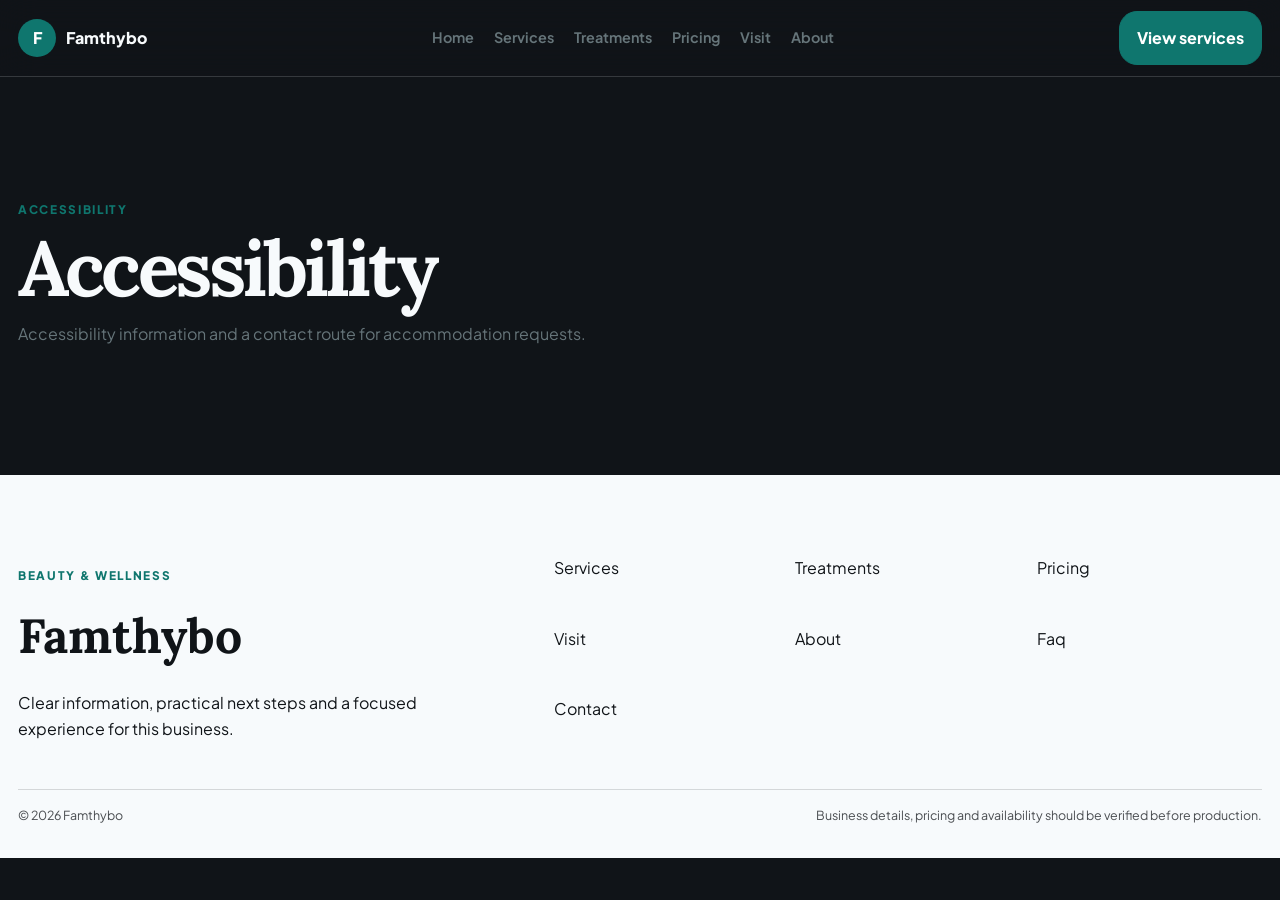
<file: accessibility.html>
<!doctype html><html lang="en"><head><meta charset="utf-8"><meta name="viewport" content="width=device-width,initial-scale=1"><title>Accessibility | Famthybo</title><meta name="description" content="Accessibility information and a contact route for accommodation requests."><meta name="theme-color" content="#101418"><meta property="og:title" content="Accessibility | Famthybo"><meta property="og:description" content="Accessibility information and a contact route for accommodation requests."><meta property="og:image" content="assets/hero.svg"><meta name="twitter:card" content="summary_large_image"><link rel="preconnect" href="https://fonts.googleapis.com"><link rel="preconnect" href="https://fonts.gstatic.com" crossorigin><link href="https://fonts.googleapis.com/css2?family=Plus+Jakarta+Sans:wght@400;500;600;700;800&family=Lora:wght@500;600;700;800&display=swap" rel="stylesheet"><link rel="stylesheet" href="styles.css"><link rel="icon" href="favicon.svg" type="image/svg+xml"><script type="application/ld+json">{"@context": "https://schema.org", "@type": "Organization", "name": "Famthybo", "description": "Accessibility information and a contact route for accommodation requests.", "url": "https://example.invalid", "knowsAbout": ["Beauty & wellness"]}</script></head><body class="arch-editorial hero-product_stage nav-overlay cards-editorial density-airy" data-arch="editorial"><header class="site-header"><div class="shell nav-shell"><a class="brand" href="index.html"><span class="brand-mark">F</span><span>Famthybo</span></a><button class="menu-toggle" type="button" data-nav-toggle aria-expanded="false">Menu</button><nav data-nav><a href="index.html">Home</a><a href="services.html">Services</a><a href="treatments.html">Treatments</a><a href="pricing.html">Pricing</a><a href="visit.html">Visit</a><a href="about.html">About</a></nav><a class="nav-cta" href="contact.html">View services</a></div></header><main><section class="page-hero shell"><p class="eyebrow">ACCESSIBILITY</p><h1>Accessibility</h1><p>Accessibility information and a contact route for accommodation requests.</p></section></main><footer class="site-footer"><div class="shell footer-main"><div><p class="eyebrow">Beauty &amp; wellness</p><h2>Famthybo</h2><p>Clear information, practical next steps and a focused experience for this business.</p></div><div class="footer-links"><a href="services.html">Services</a><a href="treatments.html">Treatments</a><a href="pricing.html">Pricing</a><a href="visit.html">Visit</a><a href="about.html">About</a><a href="faq.html">Faq</a><a href="contact.html">Contact</a></div></div><div class="shell footer-bottom"><span>© 2026 Famthybo</span><span>Business details, pricing and availability should be verified before production.</span></div></footer><div class="toast" data-toast></div><script src="site.js"></script></body></html>
</file>
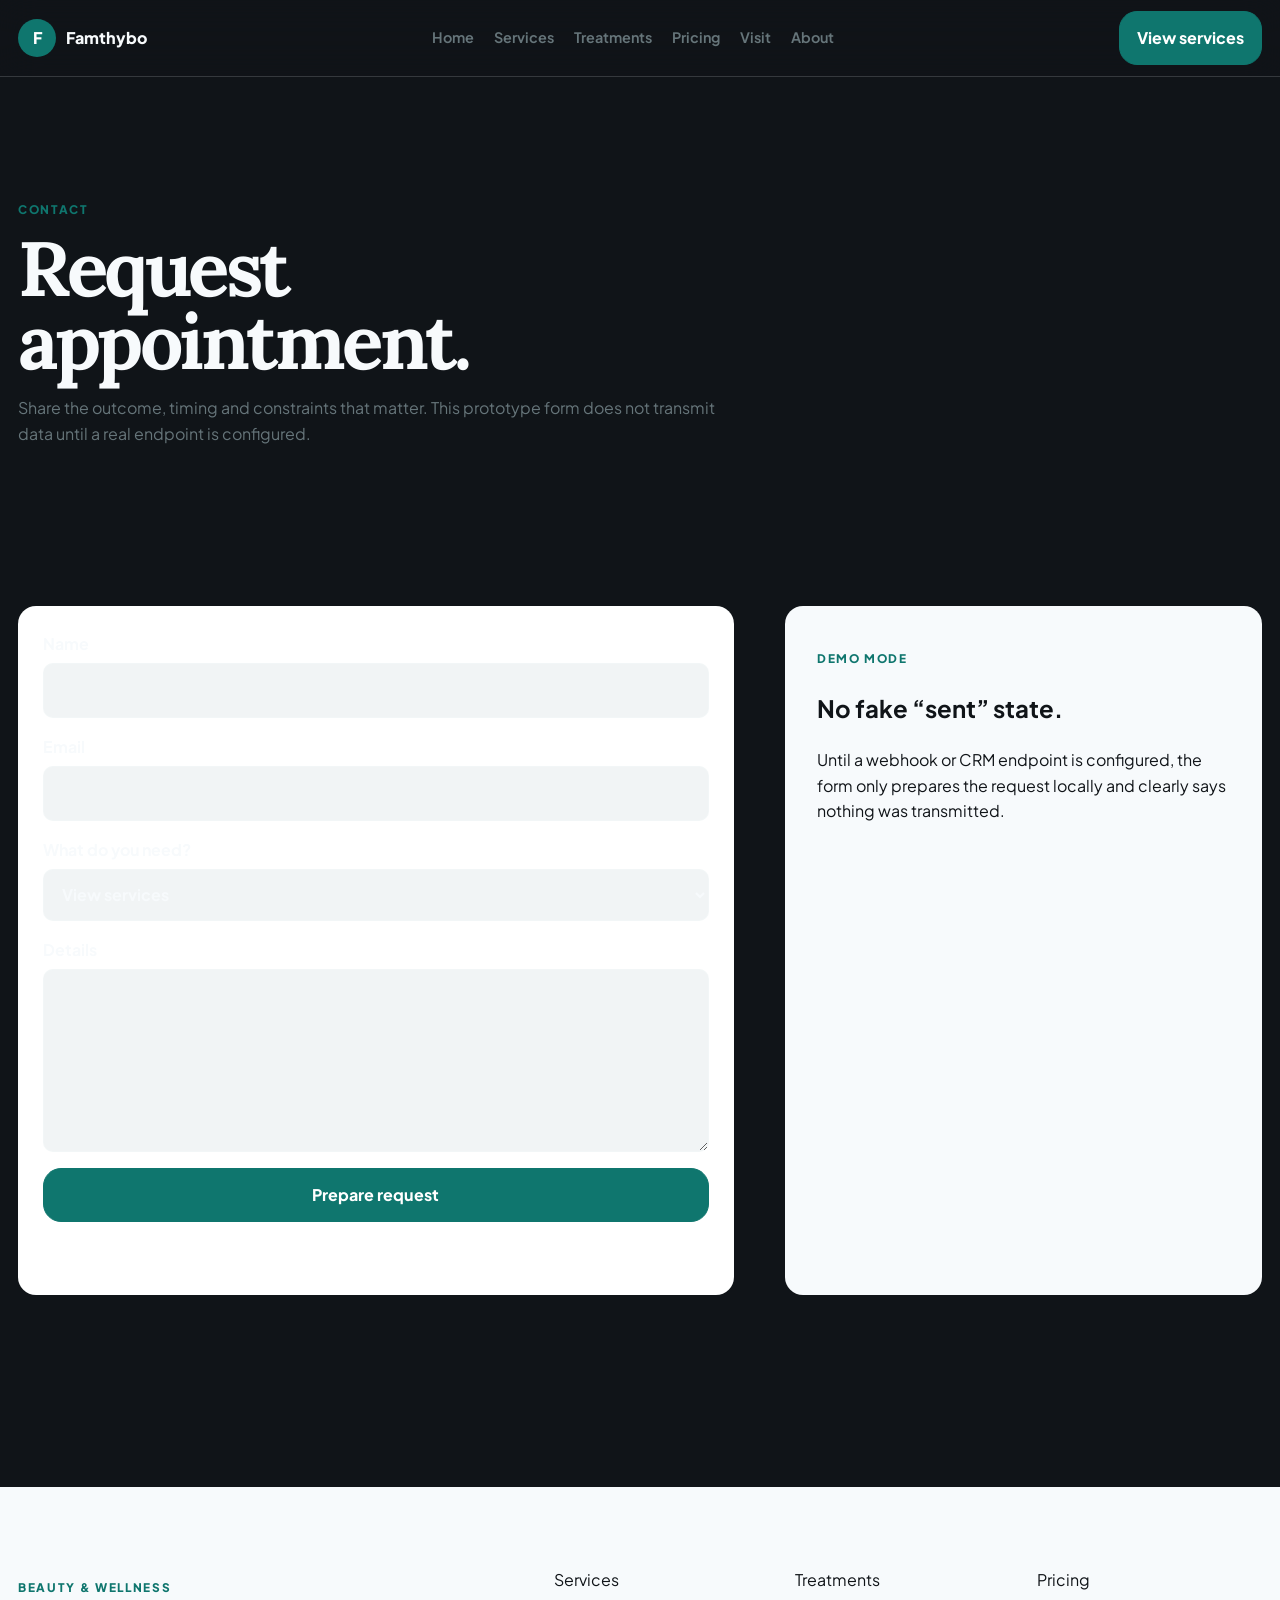
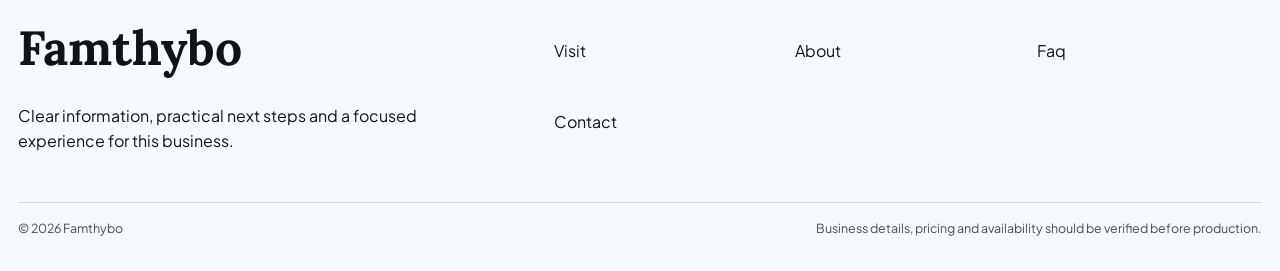
<file: contact.html>
<!doctype html><html lang="en"><head><meta charset="utf-8"><meta name="viewport" content="width=device-width,initial-scale=1"><title>Contact | Famthybo</title><meta name="description" content="Famthybo — Contact. Heat, cold, contrast therapy recovery.."><meta name="theme-color" content="#101418"><meta property="og:title" content="Contact | Famthybo"><meta property="og:description" content="Famthybo — Contact. Heat, cold, contrast therapy recovery.."><meta property="og:image" content="assets/hero.svg"><meta name="twitter:card" content="summary_large_image"><link rel="preconnect" href="https://fonts.googleapis.com"><link rel="preconnect" href="https://fonts.gstatic.com" crossorigin><link href="https://fonts.googleapis.com/css2?family=Plus+Jakarta+Sans:wght@400;500;600;700;800&family=Lora:wght@500;600;700;800&display=swap" rel="stylesheet"><link rel="stylesheet" href="styles.css"><link rel="icon" href="favicon.svg" type="image/svg+xml"><script type="application/ld+json">{"@context": "https://schema.org", "@type": "Organization", "name": "Famthybo", "description": "Famthybo \u2014 Contact. Heat, cold, contrast therapy recovery..", "url": "https://example.invalid", "knowsAbout": ["Beauty & wellness"]}</script></head><body class="arch-editorial hero-product_stage nav-overlay cards-editorial density-airy" data-arch="editorial"><header class="site-header"><div class="shell nav-shell"><a class="brand" href="index.html"><span class="brand-mark">F</span><span>Famthybo</span></a><button class="menu-toggle" type="button" data-nav-toggle aria-expanded="false">Menu</button><nav data-nav><a href="index.html">Home</a><a href="services.html">Services</a><a href="treatments.html">Treatments</a><a href="pricing.html">Pricing</a><a href="visit.html">Visit</a><a href="about.html">About</a></nav><a class="nav-cta" href="contact.html">View services</a></div></header><main><section class="page-hero shell"><p class="eyebrow">CONTACT</p><h1>Request appointment.</h1><p>Share the outcome, timing and constraints that matter. This prototype form does not transmit data until a real endpoint is configured.</p></section><section class="section"><div class="shell contact-grid"><form class="contact-form" data-demo-form><label>Name<input name="name" required></label><label>Email<input type="email" name="email" required></label><label>What do you need?<select name="need"><option>View services</option><option>Request appointment</option><option>General question</option></select></label><label>Details<textarea rows="6" name="message" required></textarea></label><button class="btn primary" type="submit">Prepare request</button><p class="form-status" aria-live="polite"></p></form><aside class="contact-aside"><p class="eyebrow">DEMO MODE</p><h2>No fake “sent” state.</h2><p>Until a webhook or CRM endpoint is configured, the form only prepares the request locally and clearly says nothing was transmitted.</p></aside></div></section></main><footer class="site-footer"><div class="shell footer-main"><div><p class="eyebrow">Beauty &amp; wellness</p><h2>Famthybo</h2><p>Clear information, practical next steps and a focused experience for this business.</p></div><div class="footer-links"><a href="services.html">Services</a><a href="treatments.html">Treatments</a><a href="pricing.html">Pricing</a><a href="visit.html">Visit</a><a href="about.html">About</a><a href="faq.html">Faq</a><a href="contact.html">Contact</a></div></div><div class="shell footer-bottom"><span>© 2026 Famthybo</span><span>Business details, pricing and availability should be verified before production.</span></div></footer><div class="toast" data-toast></div><script src="site.js"></script></body></html>
</file>
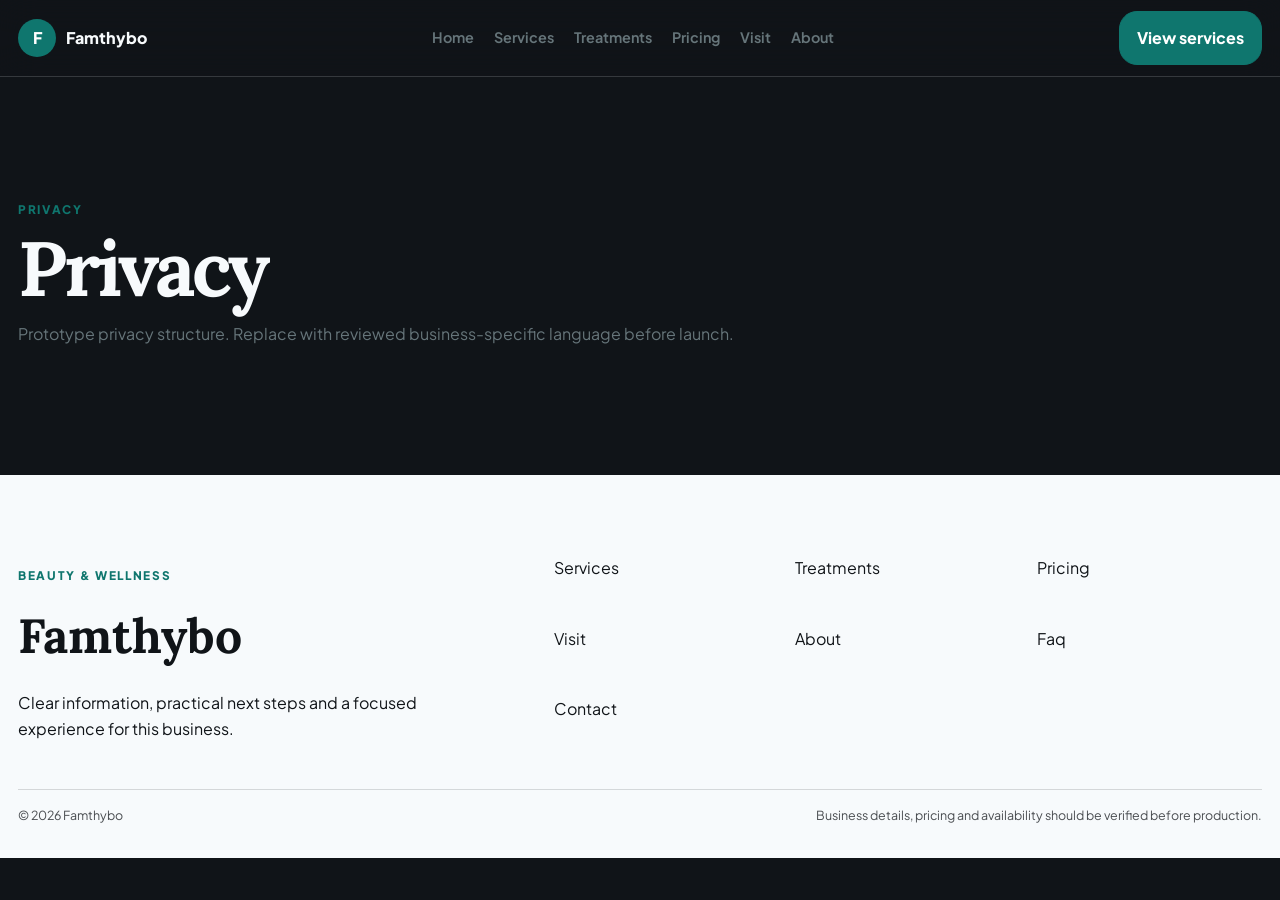
<file: privacy.html>
<!doctype html><html lang="en"><head><meta charset="utf-8"><meta name="viewport" content="width=device-width,initial-scale=1"><title>Privacy | Famthybo</title><meta name="description" content="Prototype privacy structure. Replace with reviewed business-specific language before launch."><meta name="theme-color" content="#101418"><meta property="og:title" content="Privacy | Famthybo"><meta property="og:description" content="Prototype privacy structure. Replace with reviewed business-specific language before launch."><meta property="og:image" content="assets/hero.svg"><meta name="twitter:card" content="summary_large_image"><link rel="preconnect" href="https://fonts.googleapis.com"><link rel="preconnect" href="https://fonts.gstatic.com" crossorigin><link href="https://fonts.googleapis.com/css2?family=Plus+Jakarta+Sans:wght@400;500;600;700;800&family=Lora:wght@500;600;700;800&display=swap" rel="stylesheet"><link rel="stylesheet" href="styles.css"><link rel="icon" href="favicon.svg" type="image/svg+xml"><script type="application/ld+json">{"@context": "https://schema.org", "@type": "Organization", "name": "Famthybo", "description": "Prototype privacy structure. Replace with reviewed business-specific language before launch.", "url": "https://example.invalid", "knowsAbout": ["Beauty & wellness"]}</script></head><body class="arch-editorial hero-product_stage nav-overlay cards-editorial density-airy" data-arch="editorial"><header class="site-header"><div class="shell nav-shell"><a class="brand" href="index.html"><span class="brand-mark">F</span><span>Famthybo</span></a><button class="menu-toggle" type="button" data-nav-toggle aria-expanded="false">Menu</button><nav data-nav><a href="index.html">Home</a><a href="services.html">Services</a><a href="treatments.html">Treatments</a><a href="pricing.html">Pricing</a><a href="visit.html">Visit</a><a href="about.html">About</a></nav><a class="nav-cta" href="contact.html">View services</a></div></header><main><section class="page-hero shell"><p class="eyebrow">PRIVACY</p><h1>Privacy</h1><p>Prototype privacy structure. Replace with reviewed business-specific language before launch.</p></section></main><footer class="site-footer"><div class="shell footer-main"><div><p class="eyebrow">Beauty &amp; wellness</p><h2>Famthybo</h2><p>Clear information, practical next steps and a focused experience for this business.</p></div><div class="footer-links"><a href="services.html">Services</a><a href="treatments.html">Treatments</a><a href="pricing.html">Pricing</a><a href="visit.html">Visit</a><a href="about.html">About</a><a href="faq.html">Faq</a><a href="contact.html">Contact</a></div></div><div class="shell footer-bottom"><span>© 2026 Famthybo</span><span>Business details, pricing and availability should be verified before production.</span></div></footer><div class="toast" data-toast></div><script src="site.js"></script></body></html>
</file>
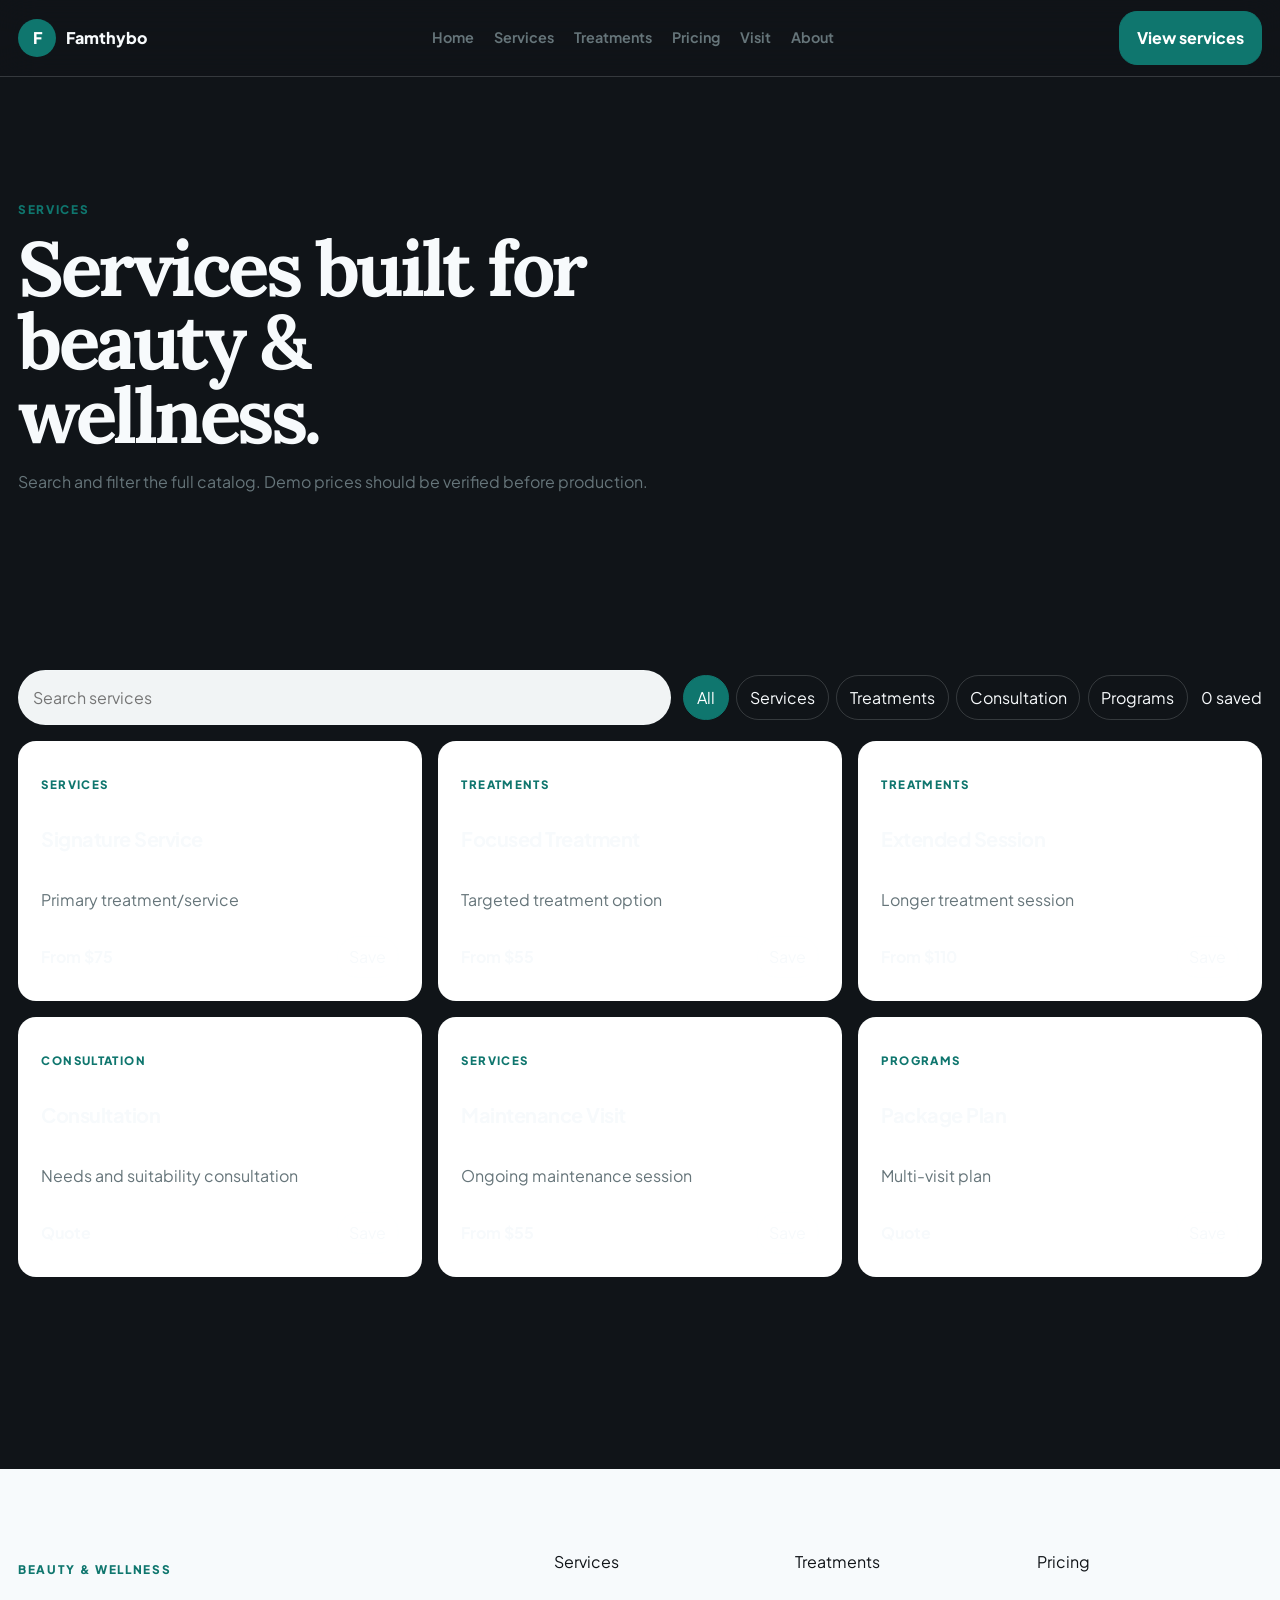
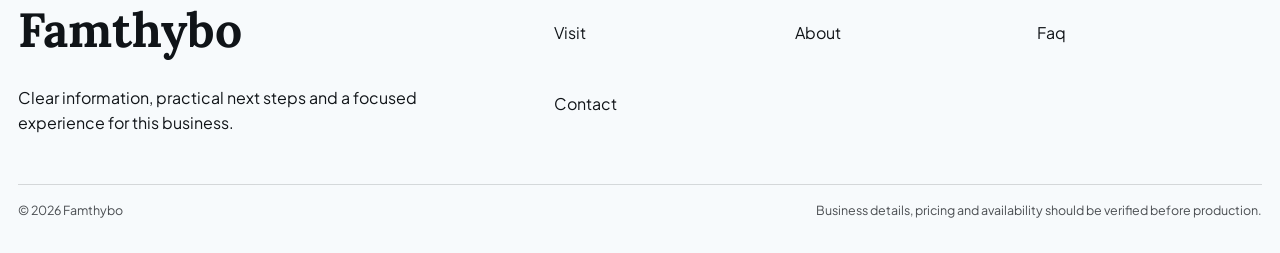
<file: services.html>
<!doctype html><html lang="en"><head><meta charset="utf-8"><meta name="viewport" content="width=device-width,initial-scale=1"><title>Services | Famthybo</title><meta name="description" content="Famthybo — Services. Heat, cold, contrast therapy recovery.."><meta name="theme-color" content="#101418"><meta property="og:title" content="Services | Famthybo"><meta property="og:description" content="Famthybo — Services. Heat, cold, contrast therapy recovery.."><meta property="og:image" content="assets/hero.svg"><meta name="twitter:card" content="summary_large_image"><link rel="preconnect" href="https://fonts.googleapis.com"><link rel="preconnect" href="https://fonts.gstatic.com" crossorigin><link href="https://fonts.googleapis.com/css2?family=Plus+Jakarta+Sans:wght@400;500;600;700;800&family=Lora:wght@500;600;700;800&display=swap" rel="stylesheet"><link rel="stylesheet" href="styles.css"><link rel="icon" href="favicon.svg" type="image/svg+xml"><script type="application/ld+json">{"@context": "https://schema.org", "@type": "Organization", "name": "Famthybo", "description": "Famthybo \u2014 Services. Heat, cold, contrast therapy recovery..", "url": "https://example.invalid", "knowsAbout": ["Beauty & wellness"]}</script></head><body class="arch-editorial hero-product_stage nav-overlay cards-editorial density-airy" data-arch="editorial"><header class="site-header"><div class="shell nav-shell"><a class="brand" href="index.html"><span class="brand-mark">F</span><span>Famthybo</span></a><button class="menu-toggle" type="button" data-nav-toggle aria-expanded="false">Menu</button><nav data-nav><a href="index.html">Home</a><a href="services.html">Services</a><a href="treatments.html">Treatments</a><a href="pricing.html">Pricing</a><a href="visit.html">Visit</a><a href="about.html">About</a></nav><a class="nav-cta" href="contact.html">View services</a></div></header><main><section class="page-hero shell"><p class="eyebrow">SERVICES</p><h1>Services built for beauty &amp; wellness.</h1><p>Search and filter the full catalog. Demo prices should be verified before production.</p></section><section class="section catalog-page"><div class="shell"><div class="catalog-tools"><input type="search" placeholder="Search services" data-catalog-search><div class="filter-row"><button data-filter="all" class="active">All</button><button data-filter="Services">Services</button><button data-filter="Treatments">Treatments</button><button data-filter="Consultation">Consultation</button><button data-filter="Programs">Programs</button></div><span data-saved-count>0 saved</span></div><div class="catalog-grid full" data-catalog-grid><article class="catalog-card" data-category="Services"><p class="catalog-category">Services</p><h2>Signature Service</h2><p>Primary treatment/service</p><div class="catalog-meta"><strong>From $75</strong><button type="button" data-save-item="Signature Service">Save</button></div></article><article class="catalog-card" data-category="Treatments"><p class="catalog-category">Treatments</p><h2>Focused Treatment</h2><p>Targeted treatment option</p><div class="catalog-meta"><strong>From $55</strong><button type="button" data-save-item="Focused Treatment">Save</button></div></article><article class="catalog-card" data-category="Treatments"><p class="catalog-category">Treatments</p><h2>Extended Session</h2><p>Longer treatment session</p><div class="catalog-meta"><strong>From $110</strong><button type="button" data-save-item="Extended Session">Save</button></div></article><article class="catalog-card" data-category="Consultation"><p class="catalog-category">Consultation</p><h2>Consultation</h2><p>Needs and suitability consultation</p><div class="catalog-meta"><strong>Quote</strong><button type="button" data-save-item="Consultation">Save</button></div></article><article class="catalog-card" data-category="Services"><p class="catalog-category">Services</p><h2>Maintenance Visit</h2><p>Ongoing maintenance session</p><div class="catalog-meta"><strong>From $55</strong><button type="button" data-save-item="Maintenance Visit">Save</button></div></article><article class="catalog-card" data-category="Programs"><p class="catalog-category">Programs</p><h2>Package Plan</h2><p>Multi-visit plan</p><div class="catalog-meta"><strong>Quote</strong><button type="button" data-save-item="Package Plan">Save</button></div></article></div></div></section></main><footer class="site-footer"><div class="shell footer-main"><div><p class="eyebrow">Beauty &amp; wellness</p><h2>Famthybo</h2><p>Clear information, practical next steps and a focused experience for this business.</p></div><div class="footer-links"><a href="services.html">Services</a><a href="treatments.html">Treatments</a><a href="pricing.html">Pricing</a><a href="visit.html">Visit</a><a href="about.html">About</a><a href="faq.html">Faq</a><a href="contact.html">Contact</a></div></div><div class="shell footer-bottom"><span>© 2026 Famthybo</span><span>Business details, pricing and availability should be verified before production.</span></div></footer><div class="toast" data-toast></div><script src="site.js"></script></body></html>
</file>
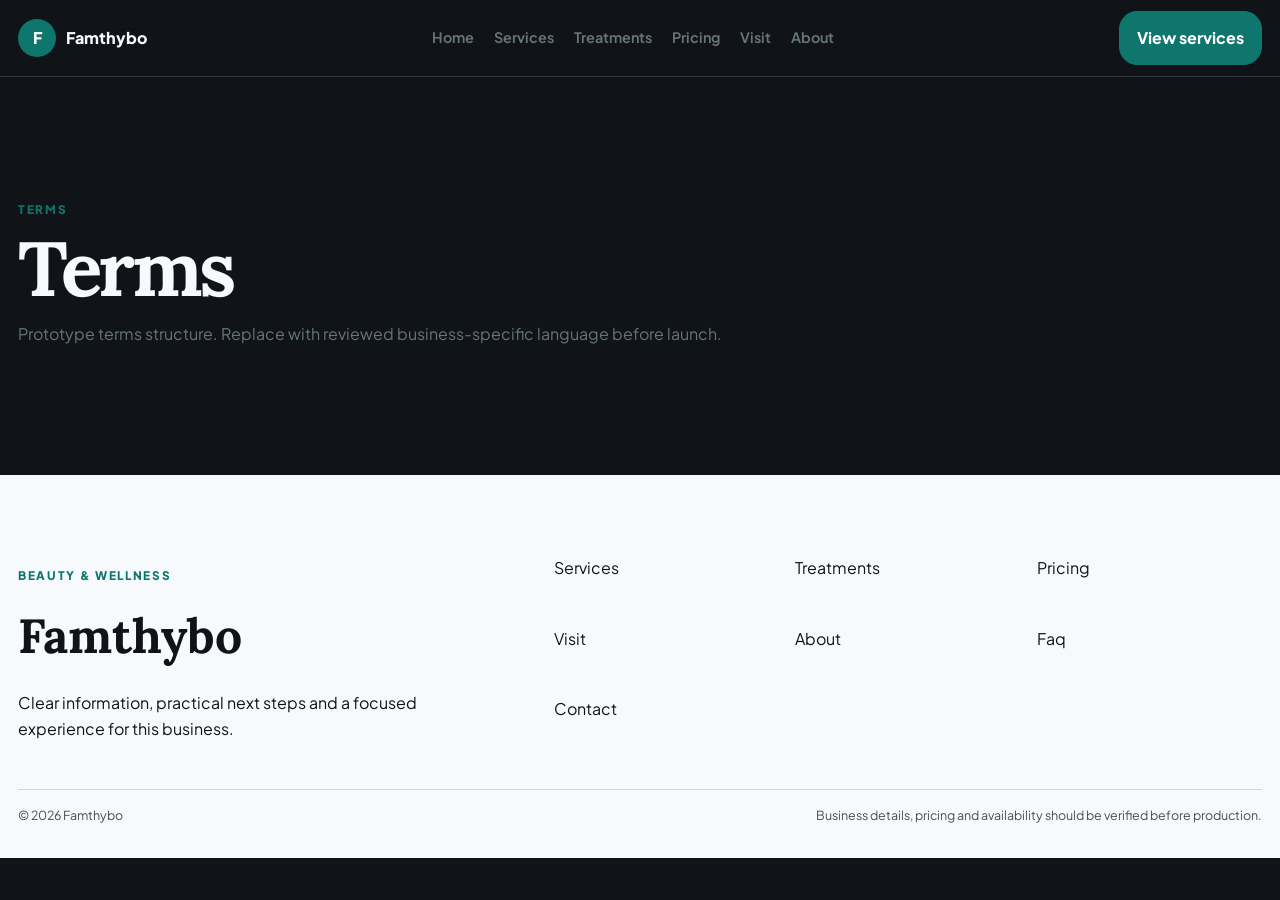
<file: terms.html>
<!doctype html><html lang="en"><head><meta charset="utf-8"><meta name="viewport" content="width=device-width,initial-scale=1"><title>Terms | Famthybo</title><meta name="description" content="Prototype terms structure. Replace with reviewed business-specific language before launch."><meta name="theme-color" content="#101418"><meta property="og:title" content="Terms | Famthybo"><meta property="og:description" content="Prototype terms structure. Replace with reviewed business-specific language before launch."><meta property="og:image" content="assets/hero.svg"><meta name="twitter:card" content="summary_large_image"><link rel="preconnect" href="https://fonts.googleapis.com"><link rel="preconnect" href="https://fonts.gstatic.com" crossorigin><link href="https://fonts.googleapis.com/css2?family=Plus+Jakarta+Sans:wght@400;500;600;700;800&family=Lora:wght@500;600;700;800&display=swap" rel="stylesheet"><link rel="stylesheet" href="styles.css"><link rel="icon" href="favicon.svg" type="image/svg+xml"><script type="application/ld+json">{"@context": "https://schema.org", "@type": "Organization", "name": "Famthybo", "description": "Prototype terms structure. Replace with reviewed business-specific language before launch.", "url": "https://example.invalid", "knowsAbout": ["Beauty & wellness"]}</script></head><body class="arch-editorial hero-product_stage nav-overlay cards-editorial density-airy" data-arch="editorial"><header class="site-header"><div class="shell nav-shell"><a class="brand" href="index.html"><span class="brand-mark">F</span><span>Famthybo</span></a><button class="menu-toggle" type="button" data-nav-toggle aria-expanded="false">Menu</button><nav data-nav><a href="index.html">Home</a><a href="services.html">Services</a><a href="treatments.html">Treatments</a><a href="pricing.html">Pricing</a><a href="visit.html">Visit</a><a href="about.html">About</a></nav><a class="nav-cta" href="contact.html">View services</a></div></header><main><section class="page-hero shell"><p class="eyebrow">TERMS</p><h1>Terms</h1><p>Prototype terms structure. Replace with reviewed business-specific language before launch.</p></section></main><footer class="site-footer"><div class="shell footer-main"><div><p class="eyebrow">Beauty &amp; wellness</p><h2>Famthybo</h2><p>Clear information, practical next steps and a focused experience for this business.</p></div><div class="footer-links"><a href="services.html">Services</a><a href="treatments.html">Treatments</a><a href="pricing.html">Pricing</a><a href="visit.html">Visit</a><a href="about.html">About</a><a href="faq.html">Faq</a><a href="contact.html">Contact</a></div></div><div class="shell footer-bottom"><span>© 2026 Famthybo</span><span>Business details, pricing and availability should be verified before production.</span></div></footer><div class="toast" data-toast></div><script src="site.js"></script></body></html>
</file>
<file: styles.css>
:root{--bg:#101418;--surface:#f1f4f5;--card:#ffffff;--ink:#f7fafc;--accent:#0f766e;--muted:#66757a;--line:color-mix(in srgb,var(--ink) 16%,transparent);--radius:18px;--section:7rem;--body:"Plus Jakarta Sans",system-ui,sans-serif;--display:"Lora",serif}*{box-sizing:border-box}html{scroll-behavior:smooth}body{margin:0;background:var(--bg);color:var(--ink);font-family:var(--body);line-height:1.6}img{width:100%;height:100%;object-fit:cover;display:block}a{color:inherit}button,input,select,textarea{font:inherit}.shell{width:min(1320px,calc(100% - 36px));margin-inline:auto}.site-header{position:sticky;top:0;z-index:50;background:color-mix(in srgb,var(--bg) 88%,transparent);backdrop-filter:blur(18px);border-bottom:1px solid var(--line)}.nav-shell{min-height:76px;display:grid;grid-template-columns:auto 1fr auto;align-items:center;gap:24px}.brand{display:flex;align-items:center;gap:10px;text-decoration:none;font-weight:800}.brand-mark{width:38px;height:38px;border-radius:50%;display:grid;place-items:center;background:var(--accent);color:#fff}nav{display:flex;justify-content:center;gap:20px}nav a{text-decoration:none;color:var(--muted);font-size:.9rem;font-weight:650}.nav-cta,.btn{display:inline-flex;align-items:center;justify-content:center;text-decoration:none;border:1px solid var(--line);padding:.85rem 1.05rem;border-radius:max(8px,var(--radius));font-weight:750;cursor:pointer}.nav-cta,.btn.primary{background:var(--accent);color:#fff;border-color:var(--accent)}.btn.secondary{background:color-mix(in srgb,var(--surface) 82%,transparent);backdrop-filter:blur(10px)}.btn.tertiary{background:var(--surface)}.menu-toggle{display:none}.section{padding-block:var(--section)}.home-hero{position:relative;min-height:78vh;display:grid;align-items:end;overflow:hidden}.hero-media,.hero-shade{position:absolute;inset:0}.hero-shade{background:linear-gradient(95deg,color-mix(in srgb,var(--bg) 92%,transparent),color-mix(in srgb,var(--bg) 30%,transparent) 70%,transparent)}.hero-copy{position:relative;z-index:2;padding-block:7rem;max-width:780px}.hero-copy h1,.page-hero h1,.section-head h2,.manifesto h2,.story h2,.cta-panel h2{font-family:var(--display);line-height:.96;letter-spacing:-.045em}.hero-copy h1{font-size:clamp(3.5rem,7vw,6.8rem);margin:.2rem 0 1rem}.hero-copy>p:not(.eyebrow){font-size:1.15rem;max-width:62ch}.eyebrow{font-size:.74rem;text-transform:uppercase;letter-spacing:.14em;font-weight:800;color:var(--accent)}.actions{display:flex;gap:.8rem;flex-wrap:wrap;margin-top:1.6rem}.proof-strip{border-block:1px solid var(--line)}.proof-grid{display:grid;grid-template-columns:repeat(4,1fr)}.proof-grid span{padding:1.2rem;text-align:center;border-right:1px solid var(--line);font-size:.84rem}.proof-grid span:last-child{border-right:0}.proof-grid b{font-family:var(--display);margin-right:.35rem}.section-head{display:flex;justify-content:space-between;align-items:end;gap:2rem;margin-bottom:2rem}.section-head h2{font-size:clamp(2.5rem,5vw,4.8rem);margin:.2rem 0}.catalog-grid{display:grid;gap:1rem}.catalog-card{background:var(--card);border:1px solid var(--line);border-radius:var(--radius);padding:1.4rem;min-height:260px;display:flex;flex-direction:column}.catalog-card h2,.catalog-card h3{font-size:1.25rem;letter-spacing:-.025em}.catalog-card p{color:var(--muted)}.catalog-category{font-size:.72rem;text-transform:uppercase;letter-spacing:.12em;font-weight:800;color:var(--accent)!important}.catalog-meta{display:flex;justify-content:space-between;align-items:center;gap:1rem;margin-top:auto}.catalog-meta button{border:1px solid var(--line);background:transparent;color:inherit;border-radius:999px;padding:.45rem .7rem;cursor:pointer}.manifesto-grid{display:grid;gap:2rem;align-items:start}.manifesto h2{font-size:clamp(3rem,6vw,6rem);margin:.2rem 0}.manifesto-index{display:grid;grid-template-columns:auto 1fr;gap:.6rem 1rem}.manifesto-index span{color:var(--accent);font-family:monospace}.story-grid{display:grid;grid-template-columns:1.1fr .9fr;gap:5vw;align-items:center}.story-grid figure{height:520px;margin:0;border-radius:var(--radius);overflow:hidden}.story h2{font-size:clamp(2.4rem,5vw,4.5rem)}.process-grid,.feature-grid{display:grid;grid-template-columns:repeat(4,1fr);gap:1rem}.feature-grid{grid-template-columns:repeat(3,1fr)}.process-grid article,.feature-grid article{border:1px solid var(--line);background:var(--card);padding:1.4rem;border-radius:var(--radius)}.process-grid b{color:var(--accent);font-family:monospace}.bento-grid{display:grid;grid-template-columns:1.2fr .8fr;gap:1rem}.bento-grid>*{border:1px solid var(--line);background:var(--card);border-radius:var(--radius);padding:1.5rem;min-height:250px}.bento-grid figure{padding:0;overflow:hidden;margin:0}.bento-large{grid-row:span 2}.faq-grid{display:grid;grid-template-columns:.7fr 1.3fr;gap:5vw}.faq-list details{border-bottom:1px solid var(--line);padding:1rem 0}.faq-list summary{cursor:pointer;font-weight:750}.faq-list p{color:var(--muted)}.cta-panel{background:var(--card);border:1px solid var(--line);border-radius:calc(var(--radius) + 10px);padding:2rem;display:flex;justify-content:space-between;align-items:end;gap:2rem}.cta-panel h2{font-size:clamp(2.5rem,5vw,4.8rem);margin:.2rem 0}.page-hero{padding-block:7rem 2rem}.page-hero h1{font-size:clamp(3.2rem,6vw,6rem);max-width:12ch;margin:.2rem 0}.page-hero p:last-child{max-width:720px;color:var(--muted)}.catalog-tools{position:sticky;top:82px;z-index:10;background:var(--bg);padding:1rem 0;display:flex;gap:.8rem;align-items:center;flex-wrap:wrap}.catalog-tools input{min-width:260px;flex:1;background:var(--surface);border:1px solid var(--line);padding:.85rem;border-radius:999px;color:inherit}.filter-row{display:flex;gap:.45rem;flex-wrap:wrap}.filter-row button{background:transparent;color:inherit;border:1px solid var(--line);padding:.55rem .8rem;border-radius:999px;cursor:pointer}.filter-row button.active{background:var(--accent);color:#fff;border-color:var(--accent)}.catalog-grid.full{grid-template-columns:repeat(3,1fr)}.subpage-grid{display:grid;grid-template-columns:1fr 1fr;gap:4vw;align-items:start}.subpage-grid>div{display:grid;grid-template-columns:1fr 1fr;gap:1rem}.subpage-grid article{border:1px solid var(--line);background:var(--card);padding:1.2rem;border-radius:var(--radius)}.subpage-grid figure{height:600px;margin:0;border-radius:var(--radius);overflow:hidden}.contact-grid{display:grid;grid-template-columns:1.2fr .8fr;gap:4vw}.contact-form{display:grid;gap:1rem;background:var(--card);border:1px solid var(--line);padding:1.5rem;border-radius:var(--radius)}.contact-form label{display:grid;gap:.4rem;font-weight:700}.contact-form input,.contact-form select,.contact-form textarea{background:var(--surface);color:inherit;border:1px solid var(--line);border-radius:10px;padding:.85rem}.contact-aside{background:var(--ink);color:var(--bg);padding:2rem;border-radius:var(--radius)}.site-footer{margin-top:5rem;background:var(--ink);color:var(--bg);padding:5rem 0 2rem}.footer-main{display:grid;grid-template-columns:.8fr 1.2fr;gap:4rem}.footer-main h2{font-family:var(--display);font-size:3rem;margin:.2rem 0}.footer-links{display:grid;grid-template-columns:repeat(3,1fr);gap:.6rem 1rem}.footer-links a{text-decoration:none}.footer-bottom{display:flex;justify-content:space-between;gap:1rem;flex-wrap:wrap;border-top:1px solid color-mix(in srgb,var(--bg) 20%,transparent);margin-top:2rem;padding-top:1rem;font-size:.78rem;opacity:.75}.toast{position:fixed;right:1rem;bottom:1rem;background:var(--ink);color:var(--bg);padding:.8rem 1rem;border-radius:999px;opacity:0;transform:translateY(20px);transition:.25s;z-index:99}.toast.show{opacity:1;transform:none}.reveal{opacity:0;transform:translateY(20px);transition:.55s}.reveal.visible{opacity:1;transform:none}.catalog-grid{grid-template-columns:repeat(3,1fr)} .manifesto-grid{grid-template-columns:.45fr 1.3fr 1fr}.section-head{border-bottom:1px solid var(--line);padding-bottom:1.4rem}@media(max-width:980px){.menu-toggle{display:block}nav{display:none;position:absolute;left:0;right:0;top:76px;background:var(--bg);padding:1rem;flex-direction:column}nav.open{display:flex}.nav-shell{grid-template-columns:1fr auto auto}.proof-grid,.process-grid,.feature-grid,.catalog-grid.full,.catalog-grid{grid-template-columns:1fr 1fr}.story-grid,.faq-grid,.subpage-grid,.contact-grid,.footer-main{grid-template-columns:1fr}.subpage-grid>div{grid-template-columns:1fr 1fr}.hero-split_media .home-hero .hero-media{width:100%;left:0}.hero-copy{max-width:100%}}@media(max-width:620px){.shell{width:min(100% - 24px,1320px)}.nav-cta{display:none}.proof-grid,.process-grid,.feature-grid,.catalog-grid,.catalog-grid.full,.subpage-grid>div,.footer-links{grid-template-columns:1fr}.proof-grid span{border-right:0;border-bottom:1px solid var(--line)}.section{padding-block:4rem}.home-hero{min-height:72vh}.hero-copy{padding-block:5rem 3rem}.section-head,.cta-panel{display:block}.catalog-card{min-height:220px}.story-grid figure,.subpage-grid figure{height:380px}}@media(prefers-reduced-motion:reduce){*{scroll-behavior:auto!important;transition:none!important}.reveal{opacity:1;transform:none}}
</file>
